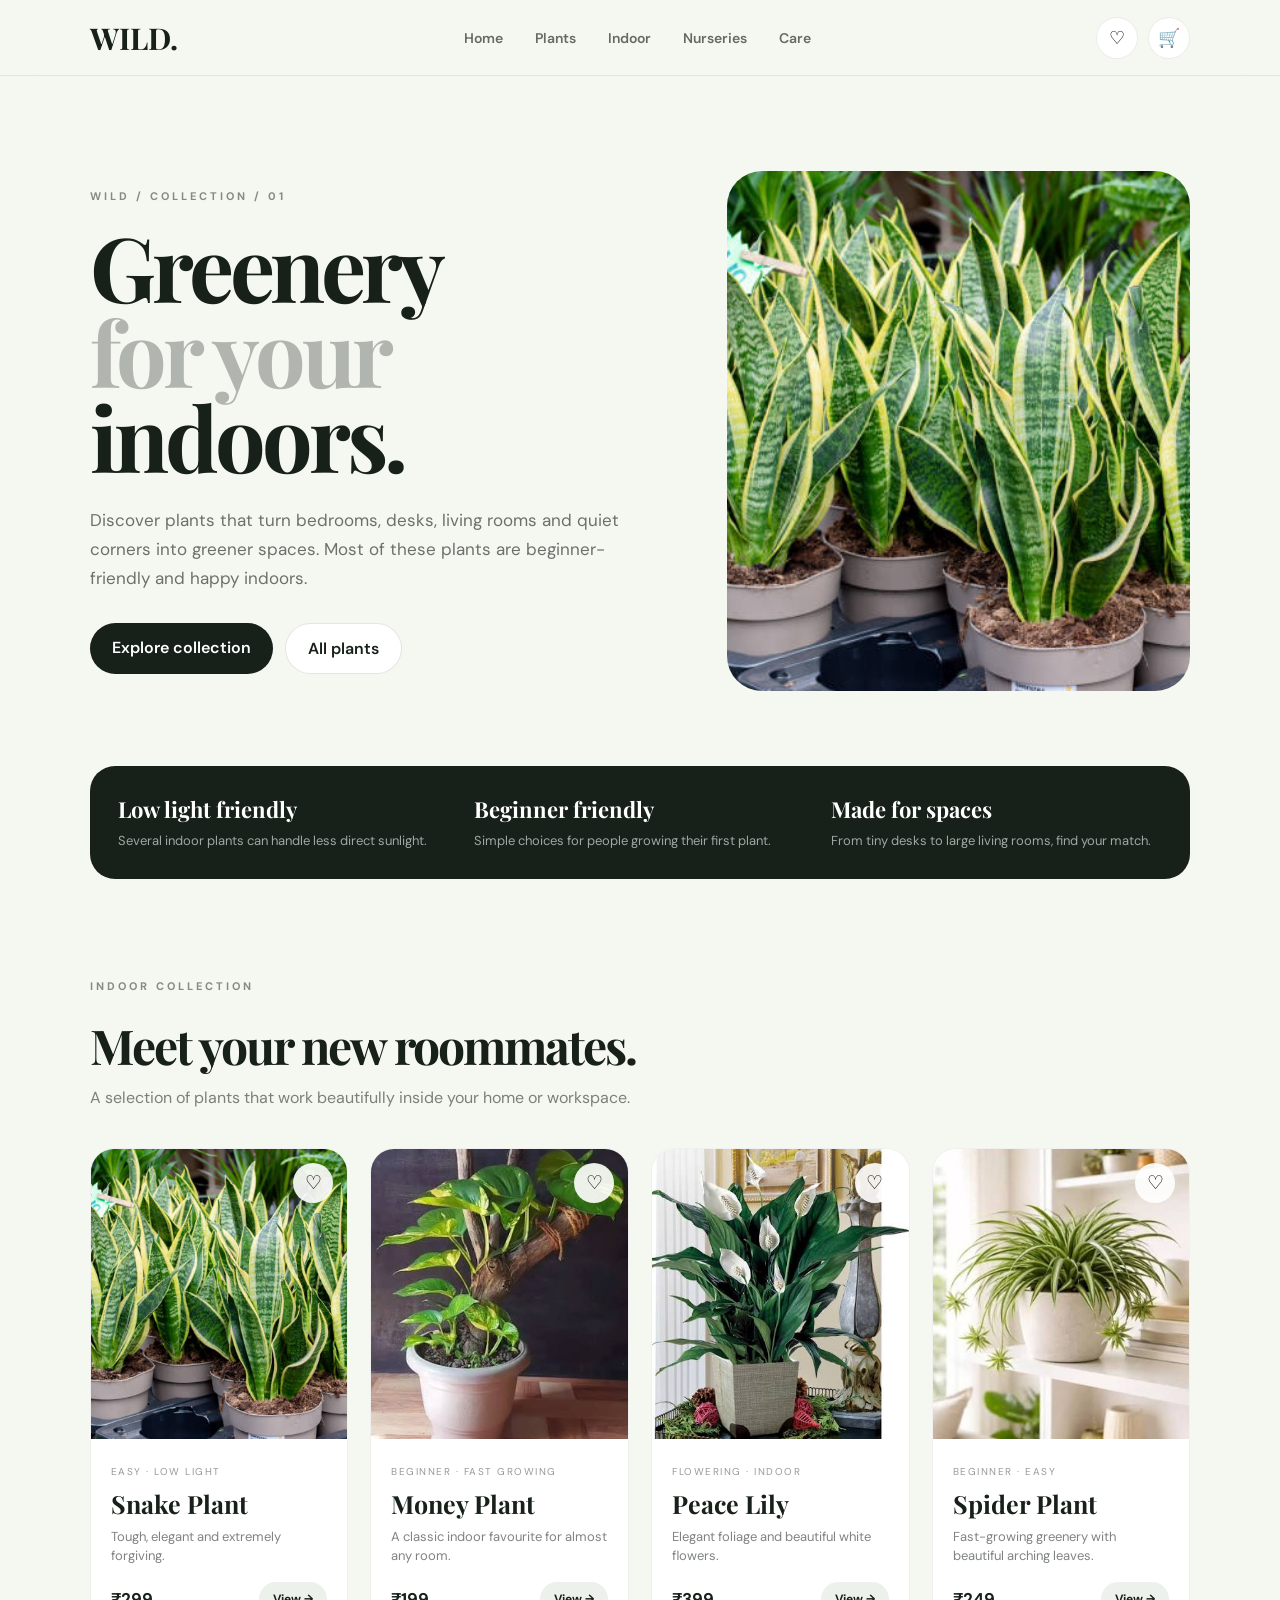
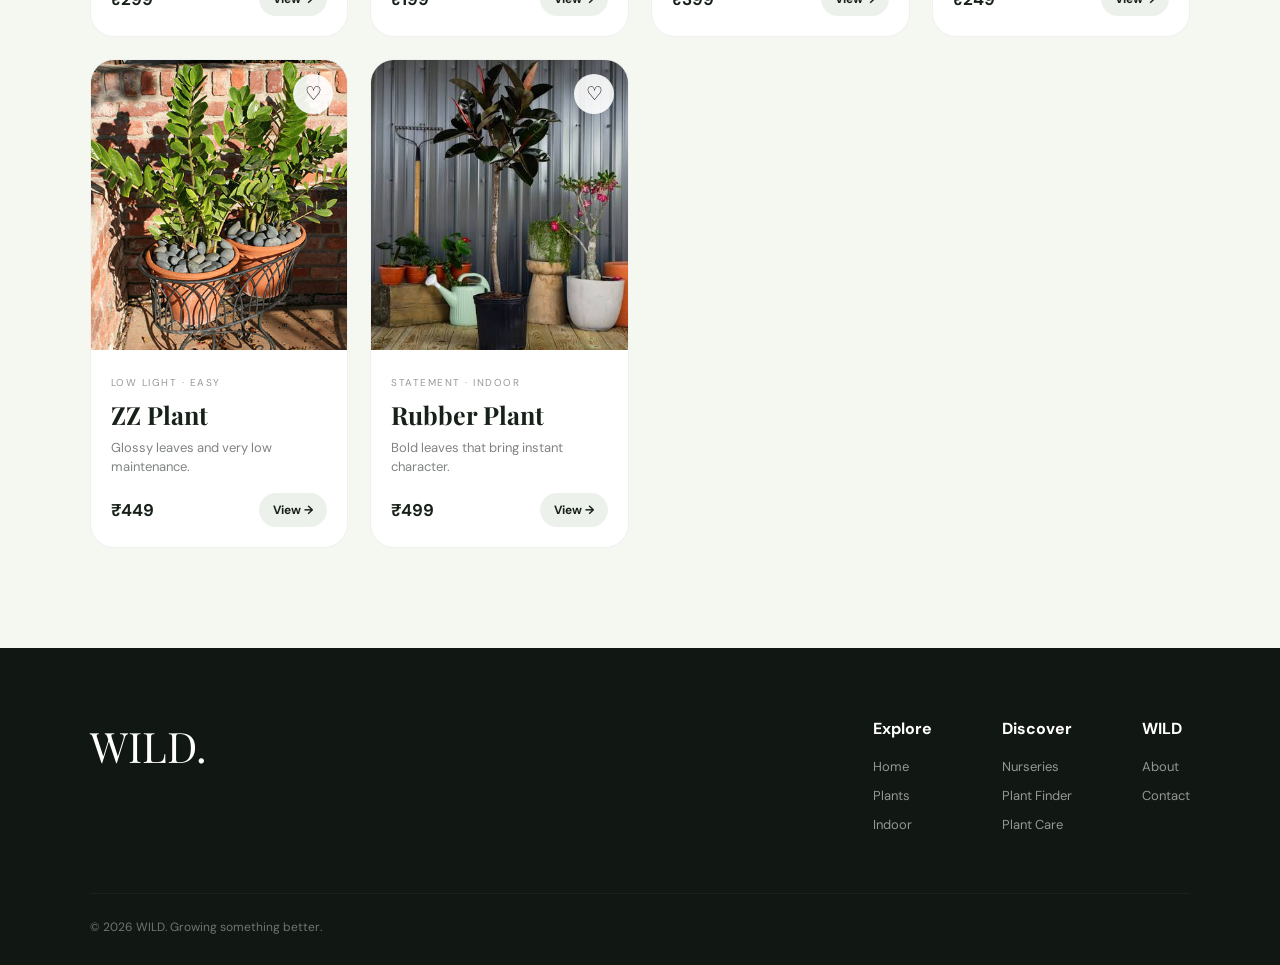
<file: indoor-plants.html>
<!DOCTYPE html>
<html lang="en">
<head>
    <meta charset="UTF-8">
    <meta name="viewport" content="width=device-width, initial-scale=1.0">

    <title>Indoor Plants — WILD</title>

    <link rel="preconnect" href="https://fonts.googleapis.com">
    <link rel="preconnect" href="https://fonts.gstatic.com" crossorigin>

    <link href="https://fonts.googleapis.com/css2?family=DM+Sans:wght@400;500;600;700&family=Playfair+Display:wght@500;600;700&display=swap" rel="stylesheet">

    <style>

        * {
            margin: 0;
            padding: 0;
            box-sizing: border-box;
        }

        html {
            scroll-behavior: smooth;
        }

        body {
            font-family: "DM Sans", sans-serif;
            background: #f5f7f1;
            color: #172019;
        }

        a {
            text-decoration: none;
            color: inherit;
        }

        /* NAVBAR */

        nav {
            height: 76px;
            padding: 0 7%;

            display: flex;
            align-items: center;
            justify-content: space-between;

            position: sticky;
            top: 0;
            z-index: 1000;

            background: rgba(245,247,241,.9);
            backdrop-filter: blur(18px);

            border-bottom: 1px solid rgba(0,0,0,.07);
        }

        .logo {
            font-family: "Playfair Display", serif;
            font-size: 30px;
            font-weight: 700;
        }

        .nav-links {
            display: flex;
            gap: 32px;
        }

        .nav-links a {
            font-size: 14px;
            font-weight: 600;
            opacity: .65;
        }

        .nav-links a:hover {
            opacity: 1;
        }

        .nav-actions {
            display: flex;
            gap: 10px;
        }

        .nav-btn {
            width: 42px;
            height: 42px;

            border-radius: 50%;
            border: 1px solid rgba(0,0,0,.08);

            background: white;

            font-size: 18px;

            cursor: pointer;
        }

        /* HERO */

        .hero {
            padding: 95px 7% 75px;

            display: grid;
            grid-template-columns: 1.1fr .9fr;

            gap: 70px;
            align-items: center;
        }

        .eyebrow {
            text-transform: uppercase;
            letter-spacing: 3px;

            font-size: 11px;
            font-weight: 700;

            opacity: .5;

            margin-bottom: 20px;
        }

        h1 {
            font-family: "Playfair Display", serif;

            font-size: clamp(55px,7vw,90px);

            line-height: .95;

            letter-spacing: -4px;

            margin-bottom: 28px;
        }

        h1 span {
            opacity: .3;
        }

        .hero p {
            max-width: 550px;

            font-size: 17px;

            line-height: 1.7;

            opacity: .62;

            margin-bottom: 30px;
        }

        .hero-buttons {
            display: flex;
            gap: 12px;
        }

        .btn {
            padding: 14px 22px;

            border-radius: 100px;

            font-weight: 600;
        }

        .primary {
            background: #172019;
            color: white;
        }

        .secondary {
            background: white;
            border: 1px solid rgba(0,0,0,.1);
        }

        .hero-image {
            height: 520px;

            border-radius: 35px;

            overflow: hidden;

            background: #dce4d8;
        }

        .hero-image img {
            width: 100%;
            height: 100%;

            object-fit: cover;
        }

        /* INFO STRIP */

        .info-strip {
            margin: 0 7% 80px;

            padding: 28px;

            background: #172019;

            color: white;

            border-radius: 25px;

            display: grid;
            grid-template-columns: repeat(3,1fr);

            gap: 25px;
        }

        .info h3 {
            font-family: "Playfair Display", serif;

            font-size: 22px;

            margin-bottom: 7px;
        }

        .info p {
            font-size: 13px;

            line-height: 1.5;

            opacity: .6;
        }

        /* PLANTS */

        .section {
            padding: 20px 7% 100px;
        }

        .section-heading {
            margin-bottom: 40px;
        }

        .section-heading h2 {
            font-family: "Playfair Display", serif;

            font-size: 48px;

            letter-spacing: -2px;

            margin-bottom: 10px;
        }

        .section-heading p {
            opacity: .55;
        }

        .grid {
            display: grid;

            grid-template-columns: repeat(4,1fr);

            gap: 22px;
        }

        .card {
            background: white;

            border-radius: 24px;

            overflow: hidden;

            border: 1px solid rgba(0,0,0,.06);

            transition: .3s;
        }

        .card:hover {
            transform: translateY(-7px);

            box-shadow: 0 20px 45px rgba(0,0,0,.09);
        }

        .photo {
            height: 290px;

            position: relative;

            overflow: hidden;

            background: #e5ebe1;
        }

        .photo img {
            width: 100%;
            height: 100%;

            object-fit: cover;

            transition: .5s;
        }

        .card:hover img {
            transform: scale(1.06);
        }

        .heart {
            position: absolute;

            top: 14px;
            right: 14px;

            width: 40px;
            height: 40px;

            border-radius: 50%;

            border: none;

            background: rgba(255,255,255,.9);

            font-size: 19px;

            cursor: pointer;
        }

        .content {
            padding: 20px;
        }

        .tag {
            font-size: 10px;

            text-transform: uppercase;

            letter-spacing: 1.5px;

            opacity: .45;
        }

        .content h3 {
            font-family: "Playfair Display", serif;

            font-size: 25px;

            margin: 7px 0;
        }

        .content p {
            font-size: 13px;

            opacity: .55;

            line-height: 1.5;

            margin-bottom: 16px;
        }

        .bottom {
            display: flex;

            align-items: center;
            justify-content: space-between;
        }

        .price {
            font-weight: 700;
            font-size: 17px;
        }

        .view {
            background: #edf1eb;

            padding: 9px 14px;

            border-radius: 100px;

            font-size: 12px;

            font-weight: 700;
        }

        /* FOOTER */

        footer {
            background: #111712;

            color: white;

            padding: 70px 7% 30px;
        }

        .footer-top {
            display: flex;

            justify-content: space-between;

            margin-bottom: 60px;
        }

        .footer-logo {
            font-family: "Playfair Display", serif;

            font-size: 42px;
        }

        .footer-links {
            display: flex;

            gap: 70px;
        }

        .footer-column {
            display: flex;

            flex-direction: column;

            gap: 12px;
        }

        .footer-column strong {
            margin-bottom: 7px;
        }

        .footer-column a {
            opacity: .55;

            font-size: 13px;
        }

        .copyright {
            border-top: 1px solid rgba(255,255,255,.1);

            padding-top: 25px;

            font-size: 12px;

            opacity: .4;
        }

        /* RESPONSIVE */

        @media(max-width:1000px) {

            .hero {
                grid-template-columns: 1fr;
            }

            .grid {
                grid-template-columns: repeat(2,1fr);
            }

            .info-strip {
                grid-template-columns: 1fr;
            }

        }

        @media(max-width:700px) {

            .nav-links {
                display: none;
            }

            .hero,
            .section {
                padding-left: 5%;
                padding-right: 5%;
            }

            .hero h1 {
                font-size: 55px;
            }

            .grid {
                grid-template-columns: 1fr;
            }

            .footer-top {
                display: block;
            }

            .footer-links {
                margin-top: 40px;
                flex-wrap: wrap;
                gap: 35px;
            }

        }

    </style>
</head>

<body>

<nav>

    <a href="index.html" class="logo">WILD.</a>

    <div class="nav-links">

        <a href="index.html">Home</a>
        <a href="plants.html">Plants</a>
        <a href="indoor-plants.html">Indoor</a>
        <a href="#">Nurseries</a>
        <a href="#">Care</a>

    </div>

    <div class="nav-actions">

        <button class="nav-btn">♡</button>
        <button class="nav-btn">🛒</button>

    </div>

</nav>


<section class="hero">

    <div>

        <div class="eyebrow">
            WILD / COLLECTION / 01
        </div>

        <h1>
            Greenery<br>
            <span>for your</span><br>
            indoors.
        </h1>

        <p>
            Discover plants that turn bedrooms, desks,
            living rooms and quiet corners into greener
            spaces. Most of these plants are beginner-friendly
            and happy indoors.
        </p>

        <div class="hero-buttons">

            <a href="#collection" class="btn primary">
                Explore collection
            </a>

            <a href="plants.html" class="btn secondary">
                All plants
            </a>

        </div>

    </div>


    <div class="hero-image">

        <img src="images/snake-plant.jpg"
             alt="Indoor Snake Plant">

    </div>

</section>


<section class="info-strip">

    <div class="info">

        <h3>Low light friendly</h3>

        <p>
            Several indoor plants can handle
            less direct sunlight.
        </p>

    </div>

    <div class="info">

        <h3>Beginner friendly</h3>

        <p>
            Simple choices for people
            growing their first plant.
        </p>

    </div>

    <div class="info">

        <h3>Made for spaces</h3>

        <p>
            From tiny desks to large living
            rooms, find your match.
        </p>

    </div>

</section>


<section class="section" id="collection">

    <div class="section-heading">

        <div class="eyebrow">
            INDOOR COLLECTION
        </div>

        <h2>Meet your new roommates.</h2>

        <p>
            A selection of plants that work beautifully
            inside your home or workspace.
        </p>

    </div>


    <div class="grid">


        <article class="card">

            <div class="photo">

                <img src="images/snake-plant.jpg"
                     alt="Snake Plant">

                <button class="heart">♡</button>

            </div>

            <div class="content">

                <span class="tag">
                    Easy · Low light
                </span>

                <h3>Snake Plant</h3>

                <p>
                    Tough, elegant and extremely
                    forgiving.
                </p>

                <div class="bottom">

                    <span class="price">₹299</span>

                    <a href="#" class="view">
                        View →
                    </a>

                </div>

            </div>

        </article>


        <article class="card">

            <div class="photo">

                <img src="images/money-plant.jpg"
                     alt="Money Plant">

                <button class="heart">♡</button>

            </div>

            <div class="content">

                <span class="tag">
                    Beginner · Fast growing
                </span>

                <h3>Money Plant</h3>

                <p>
                    A classic indoor favourite
                    for almost any room.
                </p>

                <div class="bottom">

                    <span class="price">₹199</span>

                    <a href="#" class="view">
                        View →
                    </a>

                </div>

            </div>

        </article>


        <article class="card">

            <div class="photo">

                <img src="images/peace-lily.jpg"
                     alt="Peace Lily">

                <button class="heart">♡</button>

            </div>

            <div class="content">

                <span class="tag">
                    Flowering · Indoor
                </span>

                <h3>Peace Lily</h3>

                <p>
                    Elegant foliage and beautiful
                    white flowers.
                </p>

                <div class="bottom">

                    <span class="price">₹399</span>

                    <a href="#" class="view">
                        View →
                    </a>

                </div>

            </div>

        </article>


        <article class="card">

            <div class="photo">

                <img src="images/spider-plant.jpg"
                     alt="Spider Plant">

                <button class="heart">♡</button>

            </div>

            <div class="content">

                <span class="tag">
                    Beginner · Easy
                </span>

                <h3>Spider Plant</h3>

                <p>
                    Fast-growing greenery with
                    beautiful arching leaves.
                </p>

                <div class="bottom">

                    <span class="price">₹249</span>

                    <a href="#" class="view">
                        View →
                    </a>

                </div>

            </div>

        </article>


        <article class="card">

            <div class="photo">

                <img src="images/zz-plant.jpg"
                     alt="ZZ Plant">

                <button class="heart">♡</button>

            </div>

            <div class="content">

                <span class="tag">
                    Low light · Easy
                </span>

                <h3>ZZ Plant</h3>

                <p>
                    Glossy leaves and very
                    low maintenance.
                </p>

                <div class="bottom">

                    <span class="price">₹449</span>

                    <a href="#" class="view">
                        View →
                    </a>

                </div>

            </div>

        </article>


        <article class="card">

            <div class="photo">

                <img src="images/rubber-plant.jpg"
                     alt="Rubber Plant">

                <button class="heart">♡</button>

            </div>

            <div class="content">

                <span class="tag">
                    Statement · Indoor
                </span>

                <h3>Rubber Plant</h3>

                <p>
                    Bold leaves that bring
                    instant character.
                </p>

                <div class="bottom">

                    <span class="price">₹499</span>

                    <a href="#" class="view">
                        View →
                    </a>

                </div>

            </div>

        </article>


    </div>

</section>


<footer>

    <div class="footer-top">

        <div class="footer-logo">
            WILD.
        </div>

        <div class="footer-links">

            <div class="footer-column">

                <strong>Explore</strong>

                <a href="index.html">Home</a>
                <a href="plants.html">Plants</a>
                <a href="indoor-plants.html">Indoor</a>

            </div>

            <div class="footer-column">

                <strong>Discover</strong>

                <a href="#">Nurseries</a>
                <a href="#">Plant Finder</a>
                <a href="#">Plant Care</a>

            </div>

            <div class="footer-column">

                <strong>WILD</strong>

                <a href="#">About</a>
                <a href="#">Contact</a>

            </div>

        </div>

    </div>

    <div class="copyright">
        © 2026 WILD. Growing something better.
    </div>

</footer>


<script>

    const hearts = document.querySelectorAll(".heart");

    hearts.forEach(heart => {

        heart.addEventListener("click", () => {

            heart.textContent =
                heart.textContent === "♡" ? "♥" : "♡";

        });

    });

</script>

</body>
</html>
</file>
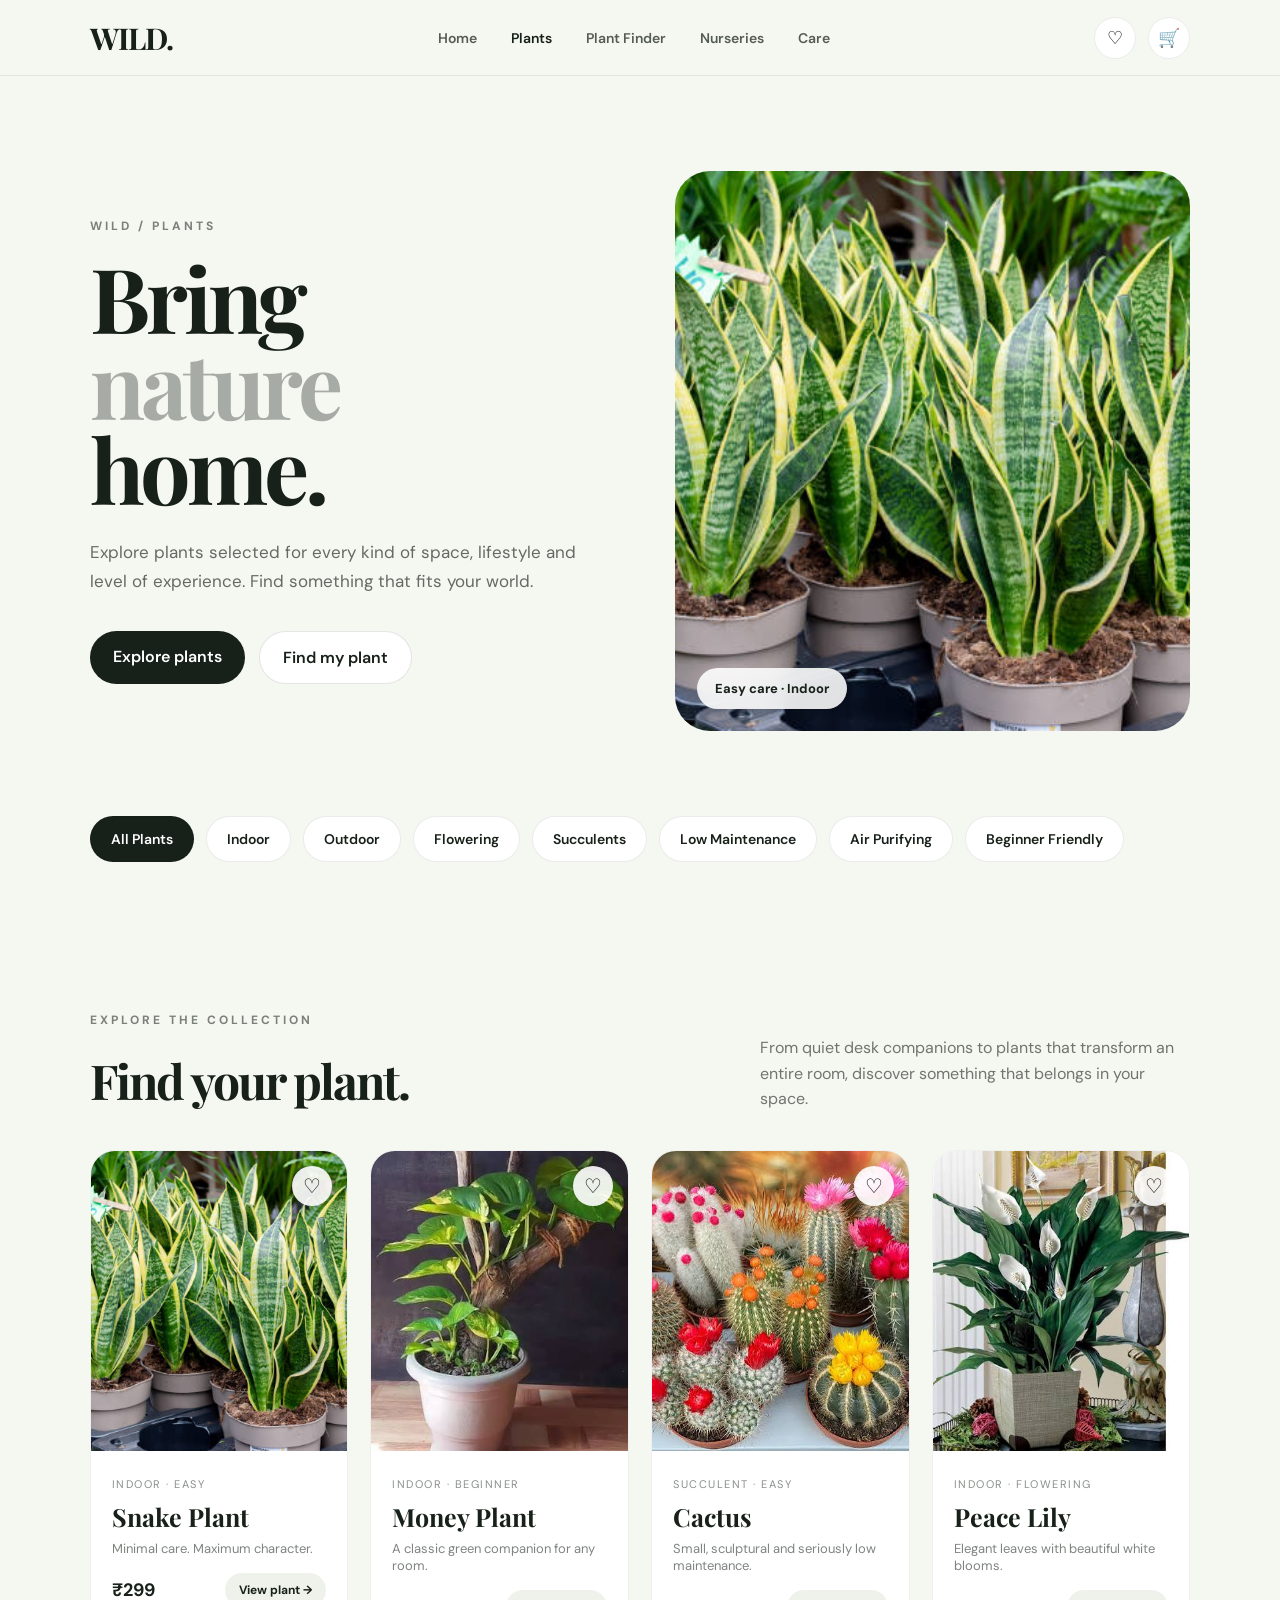
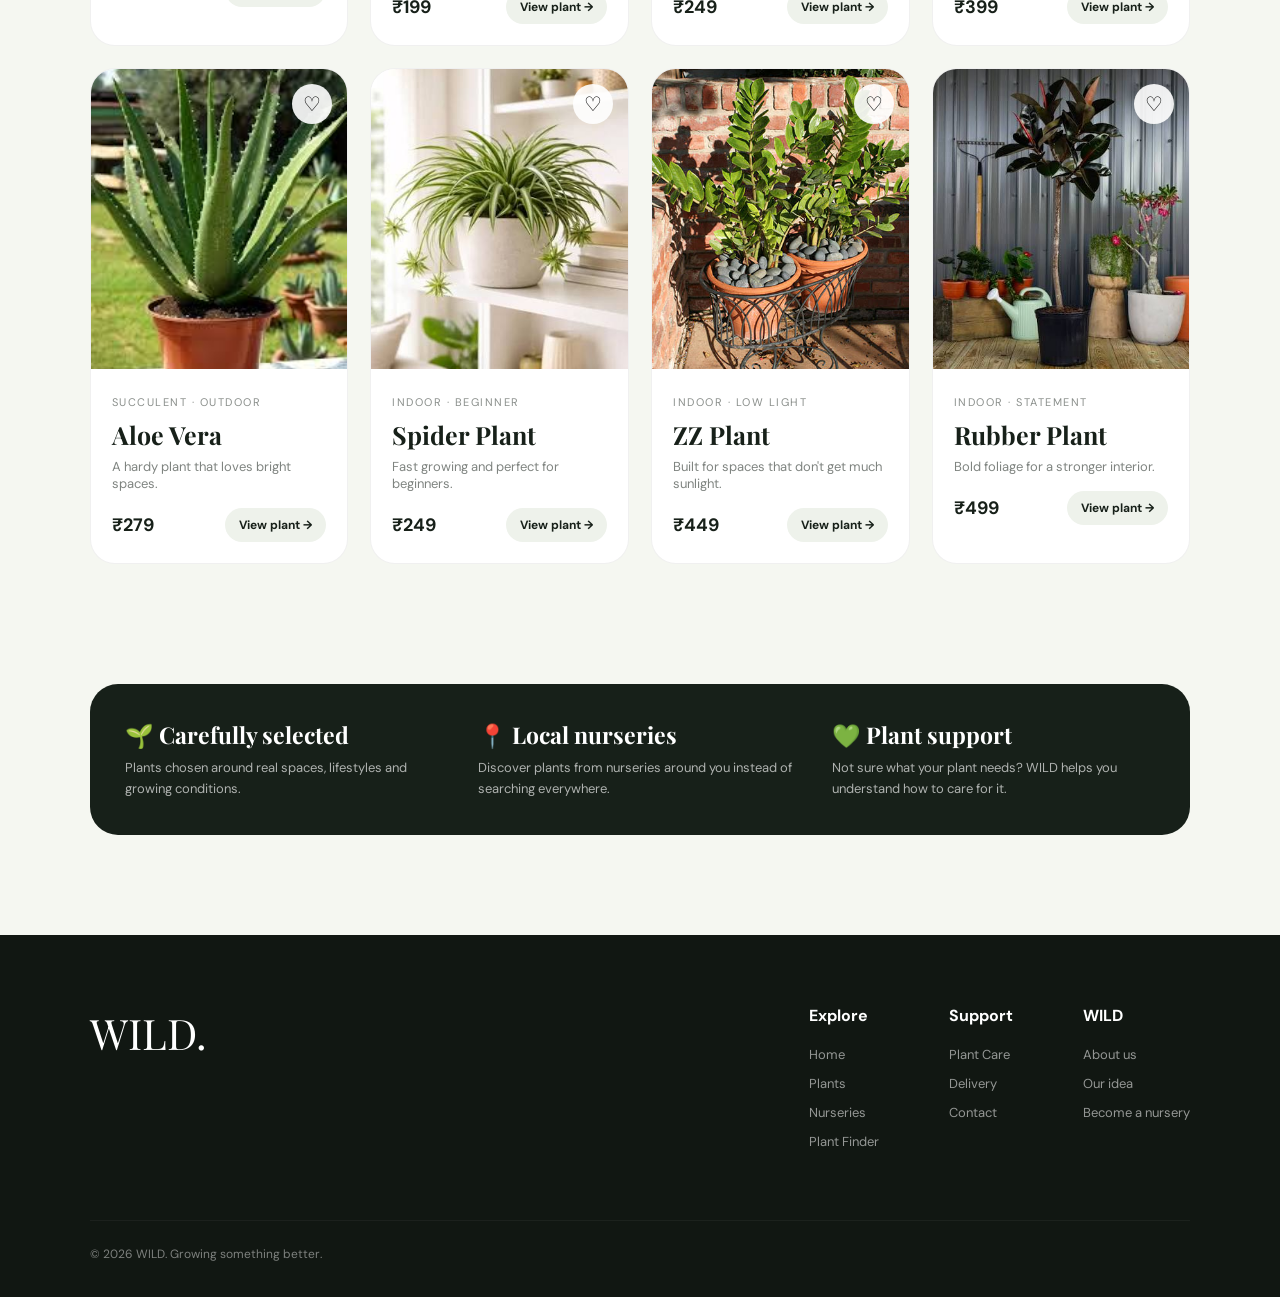
<file: plant.html>
<!DOCTYPE html>
<html lang="en">
<head>
    <meta charset="UTF-8">
    <meta name="viewport" content="width=device-width, initial-scale=1.0">

    <title>Plants — WILD</title>

    <link rel="preconnect" href="https://fonts.googleapis.com">
    <link rel="preconnect" href="https://fonts.gstatic.com" crossorigin>

    <link href="https://fonts.googleapis.com/css2?family=DM+Sans:wght@400;500;600;700&family=Playfair+Display:wght@500;600;700&display=swap" rel="stylesheet">

    <style>

        * {
            margin: 0;
            padding: 0;
            box-sizing: border-box;
        }

        html {
            scroll-behavior: smooth;
        }

        body {
            font-family: "DM Sans", sans-serif;
            background: #f5f7f1;
            color: #172019;
        }

        a {
            text-decoration: none;
            color: inherit;
        }

        /* ================= NAVBAR ================= */

        nav {
            position: sticky;
            top: 0;
            z-index: 1000;

            height: 76px;

            display: flex;
            align-items: center;
            justify-content: space-between;

            padding: 0 7%;

            background: rgba(245, 247, 241, 0.88);
            backdrop-filter: blur(18px);

            border-bottom: 1px solid rgba(23, 32, 25, 0.08);
        }

        .logo {
            font-family: "Playfair Display", serif;
            font-size: 30px;
            font-weight: 700;
            letter-spacing: -1px;
        }

        .nav-links {
            display: flex;
            gap: 34px;
            align-items: center;
        }

        .nav-links a {
            font-size: 14px;
            font-weight: 600;
            opacity: 0.72;
            transition: 0.25s;
        }

        .nav-links a:hover,
        .nav-links .active {
            opacity: 1;
        }

        .nav-actions {
            display: flex;
            gap: 12px;
        }

        .nav-btn {
            width: 42px;
            height: 42px;

            border-radius: 50%;

            display: flex;
            align-items: center;
            justify-content: center;

            background: white;

            border: 1px solid rgba(0,0,0,0.08);

            cursor: pointer;

            font-size: 18px;
        }

        /* ================= HERO ================= */

        .hero {
            padding: 95px 7% 70px;

            display: grid;
            grid-template-columns: 1fr 1fr;

            gap: 70px;

            align-items: center;
        }

        .hero-small {
            text-transform: uppercase;
            letter-spacing: 3px;

            font-size: 12px;
            font-weight: 700;

            opacity: 0.55;

            margin-bottom: 20px;
        }

        .hero h1 {
            font-family: "Playfair Display", serif;

            font-size: clamp(55px, 7vw, 95px);

            line-height: 0.95;

            letter-spacing: -4px;

            margin-bottom: 28px;
        }

        .hero h1 span {
            opacity: 0.35;
        }

        .hero p {
            max-width: 540px;

            font-size: 17px;
            line-height: 1.7;

            opacity: 0.65;

            margin-bottom: 35px;
        }

        .hero-buttons {
            display: flex;
            gap: 14px;
        }

        .primary-btn {
            padding: 15px 23px;

            border-radius: 100px;

            background: #172019;
            color: white;

            font-weight: 600;

            transition: 0.25s;
        }

        .primary-btn:hover {
            transform: translateY(-3px);
        }

        .secondary-btn {
            padding: 15px 23px;

            border-radius: 100px;

            background: white;

            border: 1px solid rgba(0,0,0,0.1);

            font-weight: 600;
        }

        /* ================= HERO IMAGE ================= */

        .hero-image {
            height: 560px;

            border-radius: 35px;

            overflow: hidden;

            position: relative;

            background: #dce4d8;
        }

        .hero-image img {
            width: 100%;
            height: 100%;

            object-fit: cover;

            transition: transform 0.8s;
        }

        .hero-image:hover img {
            transform: scale(1.04);
        }

        .image-label {
            position: absolute;

            bottom: 22px;
            left: 22px;

            padding: 12px 18px;

            background: rgba(255,255,255,0.88);

            backdrop-filter: blur(10px);

            border-radius: 100px;

            font-size: 13px;

            font-weight: 700;
        }

        /* ================= CATEGORY BAR ================= */

        .categories {
            padding: 15px 7% 80px;

            display: flex;

            gap: 12px;

            overflow-x: auto;
        }

        .category {
            white-space: nowrap;

            padding: 13px 20px;

            border-radius: 100px;

            background: white;

            border: 1px solid rgba(0,0,0,0.08);

            font-size: 14px;

            font-weight: 600;

            cursor: pointer;

            transition: 0.25s;
        }

        .category:hover,
        .category.active {
            background: #172019;
            color: white;
        }

        /* ================= SECTION ================= */

        .section {
            padding: 70px 7% 100px;
        }

        .section-head {
            display: flex;

            justify-content: space-between;
            align-items: end;

            margin-bottom: 38px;
        }

        .section-head h2 {
            font-family: "Playfair Display", serif;

            font-size: 48px;

            letter-spacing: -2px;
        }

        .section-head p {
            max-width: 430px;

            line-height: 1.6;

            opacity: 0.6;
        }

        /* ================= PLANT GRID ================= */

        .plant-grid {
            display: grid;

            grid-template-columns: repeat(4, 1fr);

            gap: 22px;
        }

        .plant-card {
            background: white;

            border-radius: 25px;

            overflow: hidden;

            border: 1px solid rgba(0,0,0,0.06);

            transition: 0.3s;
        }

        .plant-card:hover {
            transform: translateY(-7px);

            box-shadow: 0 20px 50px rgba(23,32,25,0.10);
        }

        .plant-image {
            height: 300px;

            position: relative;

            overflow: hidden;

            background: #e5ebe1;
        }

        .plant-image img {
            width: 100%;
            height: 100%;

            object-fit: cover;

            transition: 0.5s;
        }

        .plant-card:hover img {
            transform: scale(1.06);
        }

        .heart {
            position: absolute;

            top: 15px;
            right: 15px;

            width: 40px;
            height: 40px;

            border-radius: 50%;

            border: none;

            background: rgba(255,255,255,0.9);

            font-size: 20px;

            cursor: pointer;
        }

        .plant-info {
            padding: 21px;
        }

        .plant-info small {
            opacity: 0.5;

            font-size: 11px;

            text-transform: uppercase;

            letter-spacing: 1.5px;
        }

        .plant-info h3 {
            margin: 7px 0;

            font-family: "Playfair Display", serif;

            font-size: 25px;
        }

        .plant-info p {
            font-size: 13px;

            opacity: 0.55;

            margin-bottom: 16px;
        }

        .plant-bottom {
            display: flex;

            justify-content: space-between;

            align-items: center;
        }

        .price {
            font-size: 18px;

            font-weight: 700;
        }

        .view-btn {
            padding: 9px 14px;

            border-radius: 100px;

            background: #eef2eb;

            font-size: 12px;

            font-weight: 700;
        }

        /* ================= FEATURE STRIP ================= */

        .feature-strip {
            margin: 20px 7% 100px;

            padding: 35px;

            border-radius: 28px;

            background: #172019;

            color: white;

            display: grid;

            grid-template-columns: repeat(3, 1fr);

            gap: 30px;
        }

        .feature h3 {
            margin-bottom: 8px;

            font-family: "Playfair Display", serif;

            font-size: 23px;
        }

        .feature p {
            font-size: 13px;

            line-height: 1.6;

            opacity: 0.65;
        }

        /* ================= FOOTER ================= */

        footer {
            padding: 70px 7% 35px;

            background: #111712;

            color: white;
        }

        .footer-top {
            display: flex;

            justify-content: space-between;

            margin-bottom: 70px;
        }

        .footer-logo {
            font-family: "Playfair Display", serif;

            font-size: 42px;
        }

        .footer-links {
            display: flex;

            gap: 70px;
        }

        .footer-column {
            display: flex;

            flex-direction: column;

            gap: 12px;
        }

        .footer-column strong {
            margin-bottom: 8px;
        }

        .footer-column a {
            opacity: 0.55;

            font-size: 13px;
        }

        .footer-bottom {
            border-top: 1px solid rgba(255,255,255,0.1);

            padding-top: 25px;

            font-size: 12px;

            opacity: 0.45;
        }

        /* ================= RESPONSIVE ================= */

        @media (max-width: 1000px) {

            .plant-grid {
                grid-template-columns: repeat(2, 1fr);
            }

            .hero {
                grid-template-columns: 1fr;
            }

            .hero-image {
                height: 450px;
            }

            .feature-strip {
                grid-template-columns: 1fr;
            }
        }

        @media (max-width: 700px) {

            nav {
                padding: 0 5%;
            }

            .nav-links {
                display: none;
            }

            .hero,
            .section {
                padding-left: 5%;
                padding-right: 5%;
            }

            .hero h1 {
                font-size: 55px;
            }

            .plant-grid {
                grid-template-columns: 1fr;
            }

            .section-head {
                display: block;
            }

            .section-head h2 {
                margin-bottom: 15px;
            }

            .footer-top {
                display: block;
            }

            .footer-links {
                margin-top: 40px;

                gap: 30px;

                flex-wrap: wrap;
            }

        }

    </style>
</head>

<body>

<!-- ================= NAVBAR ================= -->

<nav>

    <a href="index.html" class="logo">WILD.</a>

    <div class="nav-links">

        <a href="index.html">Home</a>

        <a href="plant.html" class="active">Plants</a>

        <a href="#">Plant Finder</a>

        <a href="#">Nurseries</a>

        <a href="#">Care</a>

    </div>

    <div class="nav-actions">

        <button class="nav-btn">♡</button>

        <button class="nav-btn">🛒</button>

    </div>

</nav>


<!-- ================= HERO ================= -->

<section class="hero">

    <div>

        <div class="hero-small">
            WILD / PLANTS
        </div>

        <h1>
            Bring<br>
            <span>nature</span><br>
            home.
        </h1>

        <p>
            Explore plants selected for every kind of space,
            lifestyle and level of experience. Find something
            that fits your world.
        </p>

        <div class="hero-buttons">

            <a href="#plants" class="primary-btn">
                Explore plants
            </a>

            <a href="#" class="secondary-btn">
                Find my plant
            </a>

        </div>

    </div>


    <div class="hero-image">

        <img src="images/snake-plant.jpg" alt="Snake Plant">

        <div class="image-label">
            Easy care · Indoor
        </div>

    </div>

</section>


<!-- ================= CATEGORIES ================= -->

<div class="categories">

    <div class="category active">All Plants</div>

    <div class="category">Indoor</div>

    <div class="category">Outdoor</div>

    <div class="category">Flowering</div>

    <div class="category">Succulents</div>

    <div class="category">Low Maintenance</div>

    <div class="category">Air Purifying</div>

    <div class="category">Beginner Friendly</div>

</div>


<!-- ================= PLANTS ================= -->

<section class="section" id="plants">

    <div class="section-head">

        <div>

            <div class="hero-small">
                EXPLORE THE COLLECTION
            </div>

            <h2>Find your plant.</h2>

        </div>

        <p>
            From quiet desk companions to plants that
            transform an entire room, discover something
            that belongs in your space.
        </p>

    </div>


    <div class="plant-grid">


        <!-- Snake -->

        <article class="plant-card">

            <div class="plant-image">

                <img src="images/snake-plant.jpg"
                     alt="Snake Plant">

                <button class="heart">♡</button>

            </div>

            <div class="plant-info">

                <small>Indoor · Easy</small>

                <h3>Snake Plant</h3>

                <p>Minimal care. Maximum character.</p>

                <div class="plant-bottom">

                    <span class="price">₹299</span>

                    <a href="#" class="view-btn">
                        View plant →
                    </a>

                </div>

            </div>

        </article>


        <!-- Money Plant -->

        <article class="plant-card">

            <div class="plant-image">

                <img src="images/money-plant.jpg"
                     alt="Money Plant">

                <button class="heart">♡</button>

            </div>

            <div class="plant-info">

                <small>Indoor · Beginner</small>

                <h3>Money Plant</h3>

                <p>A classic green companion for any room.</p>

                <div class="plant-bottom">

                    <span class="price">₹199</span>

                    <a href="#" class="view-btn">
                        View plant →
                    </a>

                </div>

            </div>

        </article>


        <!-- Cactus -->

        <article class="plant-card">

            <div class="plant-image">

                <img src="images/cactus.jpg"
                     alt="Cactus">

                <button class="heart">♡</button>

            </div>

            <div class="plant-info">

                <small>Succulent · Easy</small>

                <h3>Cactus</h3>

                <p>Small, sculptural and seriously low maintenance.</p>

                <div class="plant-bottom">

                    <span class="price">₹249</span>

                    <a href="#" class="view-btn">
                        View plant →
                    </a>

                </div>

            </div>

        </article>


        <!-- Peace Lily -->

        <article class="plant-card">

            <div class="plant-image">

                <img src="images/peace-lily.jpg"
                     alt="Peace Lily">

                <button class="heart">♡</button>

            </div>

            <div class="plant-info">

                <small>Indoor · Flowering</small>

                <h3>Peace Lily</h3>

                <p>Elegant leaves with beautiful white blooms.</p>

                <div class="plant-bottom">

                    <span class="price">₹399</span>

                    <a href="#" class="view-btn">
                        View plant →
                    </a>

                </div>

            </div>

        </article>


        <!-- Aloe -->

        <article class="plant-card">

            <div class="plant-image">

                <img src="images/aloe-vera.jpg"
                     alt="Aloe Vera">

                <button class="heart">♡</button>

            </div>

            <div class="plant-info">

                <small>Succulent · Outdoor</small>

                <h3>Aloe Vera</h3>

                <p>A hardy plant that loves bright spaces.</p>

                <div class="plant-bottom">

                    <span class="price">₹279</span>

                    <a href="#" class="view-btn">
                        View plant →
                    </a>

                </div>

            </div>

        </article>


        <!-- Spider -->

        <article class="plant-card">

            <div class="plant-image">

                <img src="images/spider-plant.jpg"
                     alt="Spider Plant">

                <button class="heart">♡</button>

            </div>

            <div class="plant-info">

                <small>Indoor · Beginner</small>

                <h3>Spider Plant</h3>

                <p>Fast growing and perfect for beginners.</p>

                <div class="plant-bottom">

                    <span class="price">₹249</span>

                    <a href="#" class="view-btn">
                        View plant →
                    </a>

                </div>

            </div>

        </article>


        <!-- ZZ -->

        <article class="plant-card">

            <div class="plant-image">

                <img src="images/zz-plant.jpg"
                     alt="ZZ Plant">

                <button class="heart">♡</button>

            </div>

            <div class="plant-info">

                <small>Indoor · Low light</small>

                <h3>ZZ Plant</h3>

                <p>Built for spaces that don't get much sunlight.</p>

                <div class="plant-bottom">

                    <span class="price">₹449</span>

                    <a href="#" class="view-btn">
                        View plant →
                    </a>

                </div>

            </div>

        </article>


        <!-- Rubber -->

        <article class="plant-card">

            <div class="plant-image">

                <img src="images/rubber-plant.jpg"
                     alt="Rubber Plant">

                <button class="heart">♡</button>

            </div>

            <div class="plant-info">

                <small>Indoor · Statement</small>

                <h3>Rubber Plant</h3>

                <p>Bold foliage for a stronger interior.</p>

                <div class="plant-bottom">

                    <span class="price">₹499</span>

                    <a href="#" class="view-btn">
                        View plant →
                    </a>

                </div>

            </div>

        </article>

    </div>

</section>


<!-- ================= FEATURES ================= -->

<section class="feature-strip">

    <div class="feature">

        <h3>🌱 Carefully selected</h3>

        <p>
            Plants chosen around real spaces,
            lifestyles and growing conditions.
        </p>

    </div>

    <div class="feature">

        <h3>📍 Local nurseries</h3>

        <p>
            Discover plants from nurseries
            around you instead of searching everywhere.
        </p>

    </div>

    <div class="feature">

        <h3>💚 Plant support</h3>

        <p>
            Not sure what your plant needs?
            WILD helps you understand how to care for it.
        </p>

    </div>

</section>


<!-- ================= FOOTER ================= -->

<footer>

    <div class="footer-top">

        <div class="footer-logo">
            WILD.
        </div>

        <div class="footer-links">

            <div class="footer-column">

                <strong>Explore</strong>

                <a href="index.html">Home</a>

                <a href="plant.html">Plants</a>

                <a href="#">Nurseries</a>

                <a href="#">Plant Finder</a>

            </div>


            <div class="footer-column">

                <strong>Support</strong>

                <a href="#">Plant Care</a>

                <a href="#">Delivery</a>

                <a href="#">Contact</a>

            </div>


            <div class="footer-column">

                <strong>WILD</strong>

                <a href="#">About us</a>

                <a href="#">Our idea</a>

                <a href="#">Become a nursery</a>

            </div>

        </div>

    </div>


    <div class="footer-bottom">

        © 2026 WILD. Growing something better.

    </div>

</footer>


<!-- ================= JAVASCRIPT ================= -->

<script>

    // Heart buttons

    const hearts = document.querySelectorAll(".heart");

    hearts.forEach(heart => {

        heart.addEventListener("click", () => {

            if (heart.textContent === "♡") {

                heart.textContent = "♥";

            } else {

                heart.textContent = "♡";

            }

        });

    });


    // Category interaction

    const categories =
        document.querySelectorAll(".category");

    categories.forEach(category => {

        category.addEventListener("click", () => {

            categories.forEach(item =>
                item.classList.remove("active")
            );

            category.classList.add("active");

        });

    });

</script>

</body>
</html>
</file>
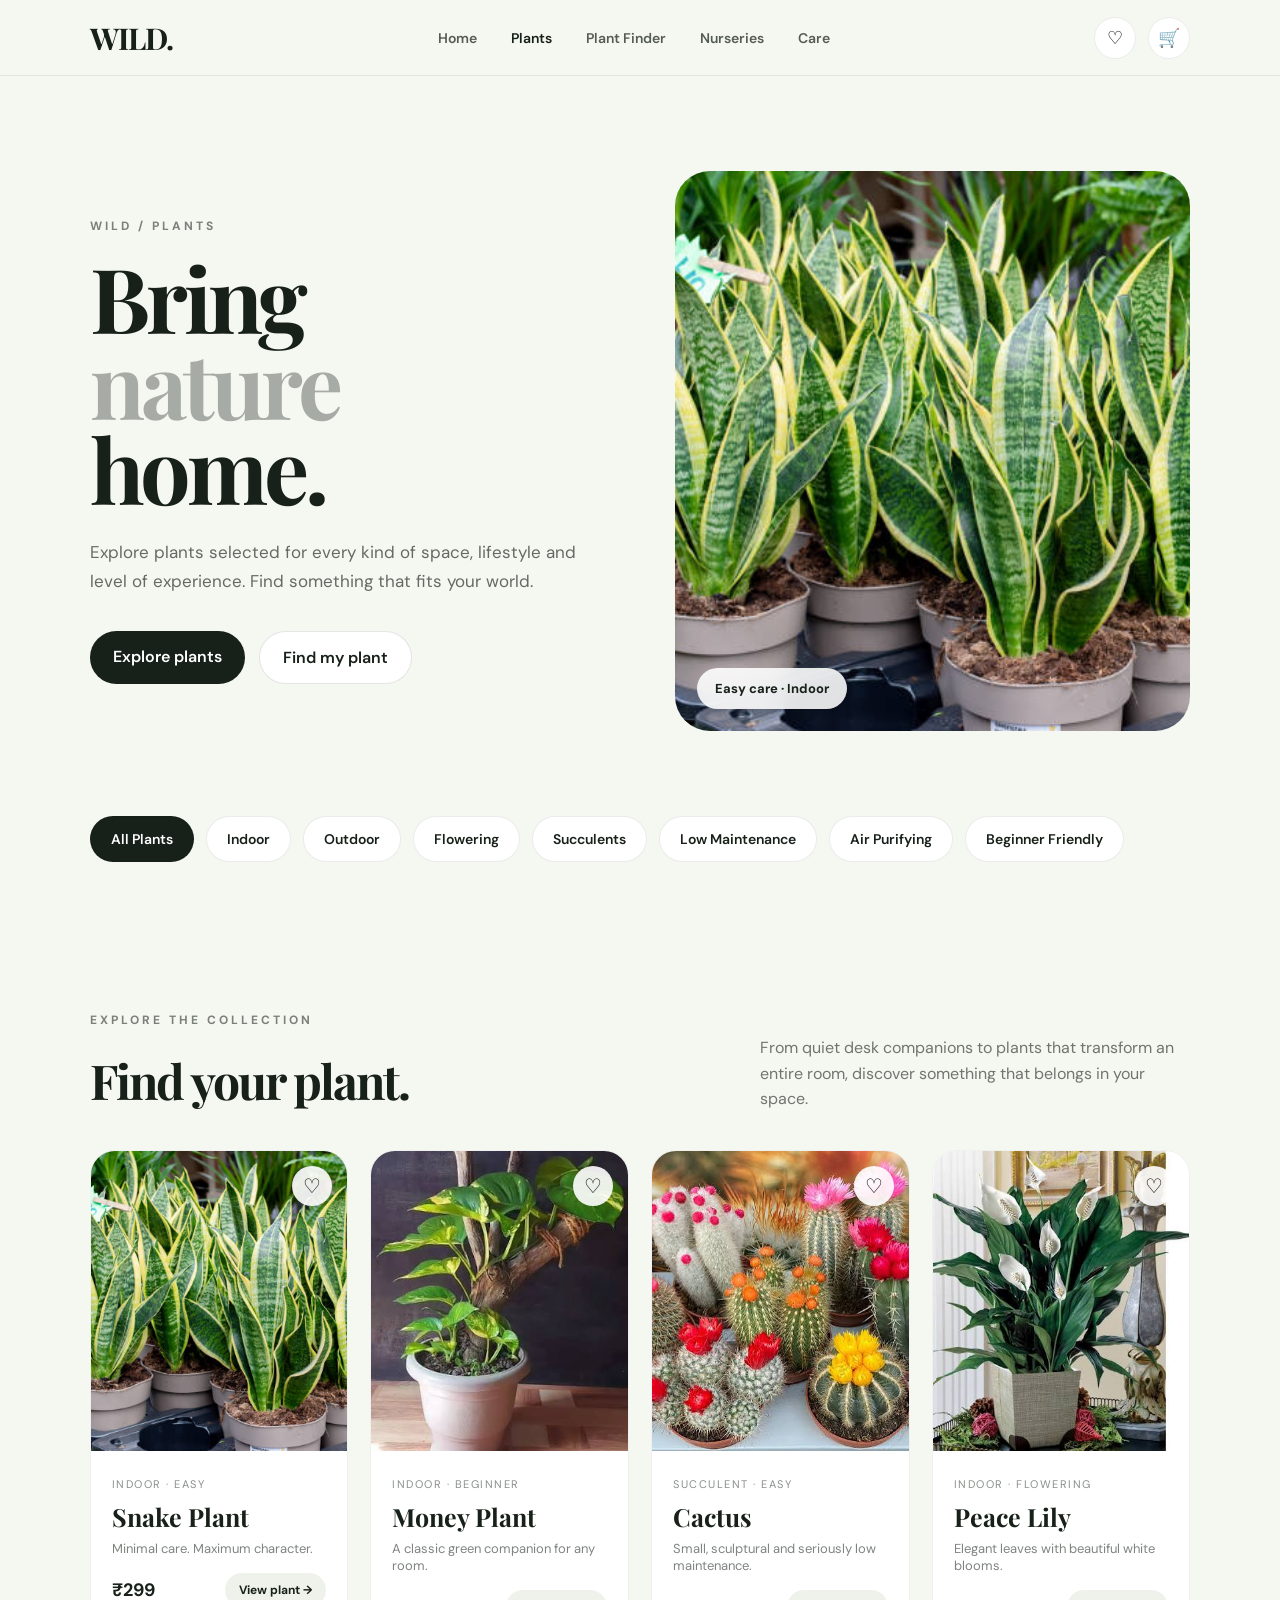
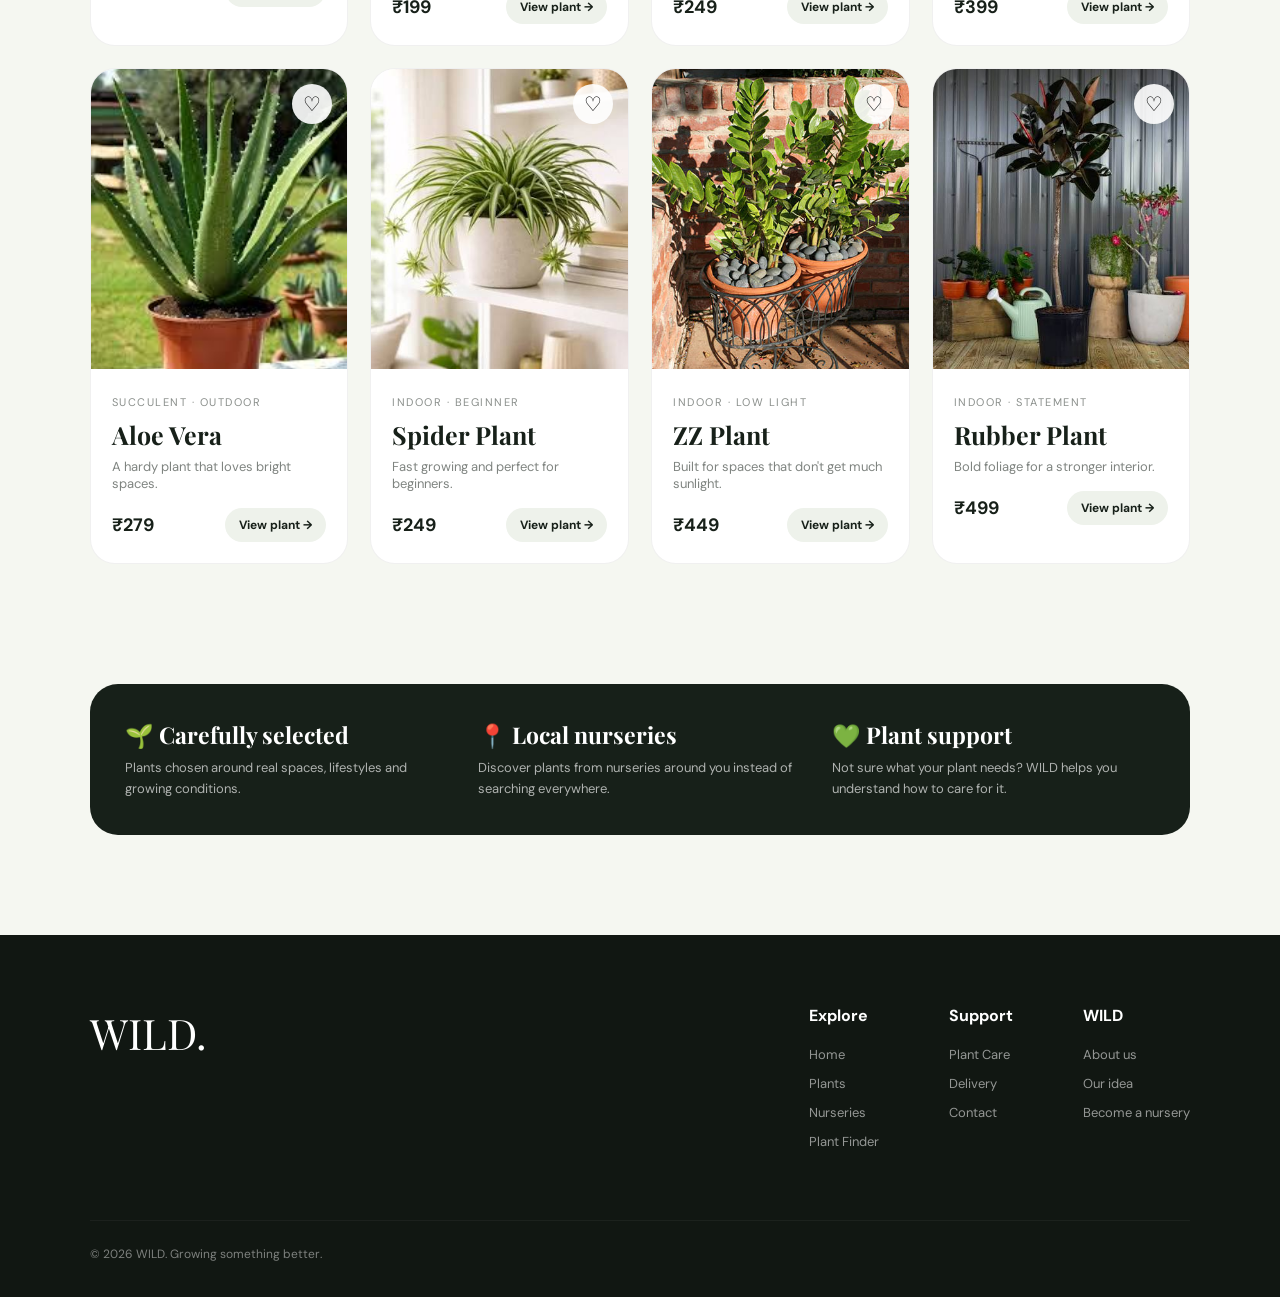
<file: plants.html>
<!DOCTYPE html>
<html lang="en">
<head>
    <meta charset="UTF-8">
    <meta name="viewport" content="width=device-width, initial-scale=1.0">

    <title>Plants — WILD</title>

    <link rel="preconnect" href="https://fonts.googleapis.com">
    <link rel="preconnect" href="https://fonts.gstatic.com" crossorigin>

    <link href="https://fonts.googleapis.com/css2?family=DM+Sans:wght@400;500;600;700&family=Playfair+Display:wght@500;600;700&display=swap" rel="stylesheet">

    <style>

        * {
            margin: 0;
            padding: 0;
            box-sizing: border-box;
        }

        html {
            scroll-behavior: smooth;
        }

        body {
            font-family: "DM Sans", sans-serif;
            background: #f5f7f1;
            color: #172019;
        }

        a {
            text-decoration: none;
            color: inherit;
        }

        /* ================= NAVBAR ================= */

        nav {
            position: sticky;
            top: 0;
            z-index: 1000;

            height: 76px;

            display: flex;
            align-items: center;
            justify-content: space-between;

            padding: 0 7%;

            background: rgba(245, 247, 241, 0.88);
            backdrop-filter: blur(18px);

            border-bottom: 1px solid rgba(23, 32, 25, 0.08);
        }

        .logo {
            font-family: "Playfair Display", serif;
            font-size: 30px;
            font-weight: 700;
            letter-spacing: -1px;
        }

        .nav-links {
            display: flex;
            gap: 34px;
            align-items: center;
        }

        .nav-links a {
            font-size: 14px;
            font-weight: 600;
            opacity: 0.72;
            transition: 0.25s;
        }

        .nav-links a:hover,
        .nav-links .active {
            opacity: 1;
        }

        .nav-actions {
            display: flex;
            gap: 12px;
        }

        .nav-btn {
            width: 42px;
            height: 42px;

            border-radius: 50%;

            display: flex;
            align-items: center;
            justify-content: center;

            background: white;

            border: 1px solid rgba(0,0,0,0.08);

            cursor: pointer;

            font-size: 18px;
        }

        /* ================= HERO ================= */

        .hero {
            padding: 95px 7% 70px;

            display: grid;
            grid-template-columns: 1fr 1fr;

            gap: 70px;

            align-items: center;
        }

        .hero-small {
            text-transform: uppercase;
            letter-spacing: 3px;

            font-size: 12px;
            font-weight: 700;

            opacity: 0.55;

            margin-bottom: 20px;
        }

        .hero h1 {
            font-family: "Playfair Display", serif;

            font-size: clamp(55px, 7vw, 95px);

            line-height: 0.95;

            letter-spacing: -4px;

            margin-bottom: 28px;
        }

        .hero h1 span {
            opacity: 0.35;
        }

        .hero p {
            max-width: 540px;

            font-size: 17px;
            line-height: 1.7;

            opacity: 0.65;

            margin-bottom: 35px;
        }

        .hero-buttons {
            display: flex;
            gap: 14px;
        }

        .primary-btn {
            padding: 15px 23px;

            border-radius: 100px;

            background: #172019;
            color: white;

            font-weight: 600;

            transition: 0.25s;
        }

        .primary-btn:hover {
            transform: translateY(-3px);
        }

        .secondary-btn {
            padding: 15px 23px;

            border-radius: 100px;

            background: white;

            border: 1px solid rgba(0,0,0,0.1);

            font-weight: 600;
        }

        /* ================= HERO IMAGE ================= */

        .hero-image {
            height: 560px;

            border-radius: 35px;

            overflow: hidden;

            position: relative;

            background: #dce4d8;
        }

        .hero-image img {
            width: 100%;
            height: 100%;

            object-fit: cover;

            transition: transform 0.8s;
        }

        .hero-image:hover img {
            transform: scale(1.04);
        }

        .image-label {
            position: absolute;

            bottom: 22px;
            left: 22px;

            padding: 12px 18px;

            background: rgba(255,255,255,0.88);

            backdrop-filter: blur(10px);

            border-radius: 100px;

            font-size: 13px;

            font-weight: 700;
        }

        /* ================= CATEGORY BAR ================= */

        .categories {
            padding: 15px 7% 80px;

            display: flex;

            gap: 12px;

            overflow-x: auto;
        }

        .category {
            white-space: nowrap;

            padding: 13px 20px;

            border-radius: 100px;

            background: white;

            border: 1px solid rgba(0,0,0,0.08);

            font-size: 14px;

            font-weight: 600;

            cursor: pointer;

            transition: 0.25s;
        }

        .category:hover,
        .category.active {
            background: #172019;
            color: white;
        }

        /* ================= SECTION ================= */

        .section {
            padding: 70px 7% 100px;
        }

        .section-head {
            display: flex;

            justify-content: space-between;
            align-items: end;

            margin-bottom: 38px;
        }

        .section-head h2 {
            font-family: "Playfair Display", serif;

            font-size: 48px;

            letter-spacing: -2px;
        }

        .section-head p {
            max-width: 430px;

            line-height: 1.6;

            opacity: 0.6;
        }

        /* ================= PLANT GRID ================= */

        .plant-grid {
            display: grid;

            grid-template-columns: repeat(4, 1fr);

            gap: 22px;
        }

        .plant-card {
            background: white;

            border-radius: 25px;

            overflow: hidden;

            border: 1px solid rgba(0,0,0,0.06);

            transition: 0.3s;
        }

        .plant-card:hover {
            transform: translateY(-7px);

            box-shadow: 0 20px 50px rgba(23,32,25,0.10);
        }

        .plant-image {
            height: 300px;

            position: relative;

            overflow: hidden;

            background: #e5ebe1;
        }

        .plant-image img {
            width: 100%;
            height: 100%;

            object-fit: cover;

            transition: 0.5s;
        }

        .plant-card:hover img {
            transform: scale(1.06);
        }

        .heart {
            position: absolute;

            top: 15px;
            right: 15px;

            width: 40px;
            height: 40px;

            border-radius: 50%;

            border: none;

            background: rgba(255,255,255,0.9);

            font-size: 20px;

            cursor: pointer;
        }

        .plant-info {
            padding: 21px;
        }

        .plant-info small {
            opacity: 0.5;

            font-size: 11px;

            text-transform: uppercase;

            letter-spacing: 1.5px;
        }

        .plant-info h3 {
            margin: 7px 0;

            font-family: "Playfair Display", serif;

            font-size: 25px;
        }

        .plant-info p {
            font-size: 13px;

            opacity: 0.55;

            margin-bottom: 16px;
        }

        .plant-bottom {
            display: flex;

            justify-content: space-between;

            align-items: center;
        }

        .price {
            font-size: 18px;

            font-weight: 700;
        }

        .view-btn {
            padding: 9px 14px;

            border-radius: 100px;

            background: #eef2eb;

            font-size: 12px;

            font-weight: 700;
        }

        /* ================= FEATURE STRIP ================= */

        .feature-strip {
            margin: 20px 7% 100px;

            padding: 35px;

            border-radius: 28px;

            background: #172019;

            color: white;

            display: grid;

            grid-template-columns: repeat(3, 1fr);

            gap: 30px;
        }

        .feature h3 {
            margin-bottom: 8px;

            font-family: "Playfair Display", serif;

            font-size: 23px;
        }

        .feature p {
            font-size: 13px;

            line-height: 1.6;

            opacity: 0.65;
        }

        /* ================= FOOTER ================= */

        footer {
            padding: 70px 7% 35px;

            background: #111712;

            color: white;
        }

        .footer-top {
            display: flex;

            justify-content: space-between;

            margin-bottom: 70px;
        }

        .footer-logo {
            font-family: "Playfair Display", serif;

            font-size: 42px;
        }

        .footer-links {
            display: flex;

            gap: 70px;
        }

        .footer-column {
            display: flex;

            flex-direction: column;

            gap: 12px;
        }

        .footer-column strong {
            margin-bottom: 8px;
        }

        .footer-column a {
            opacity: 0.55;

            font-size: 13px;
        }

        .footer-bottom {
            border-top: 1px solid rgba(255,255,255,0.1);

            padding-top: 25px;

            font-size: 12px;

            opacity: 0.45;
        }

        /* ================= RESPONSIVE ================= */

        @media (max-width: 1000px) {

            .plant-grid {
                grid-template-columns: repeat(2, 1fr);
            }

            .hero {
                grid-template-columns: 1fr;
            }

            .hero-image {
                height: 450px;
            }

            .feature-strip {
                grid-template-columns: 1fr;
            }
        }

        @media (max-width: 700px) {

            nav {
                padding: 0 5%;
            }

            .nav-links {
                display: none;
            }

            .hero,
            .section {
                padding-left: 5%;
                padding-right: 5%;
            }

            .hero h1 {
                font-size: 55px;
            }

            .plant-grid {
                grid-template-columns: 1fr;
            }

            .section-head {
                display: block;
            }

            .section-head h2 {
                margin-bottom: 15px;
            }

            .footer-top {
                display: block;
            }

            .footer-links {
                margin-top: 40px;

                gap: 30px;

                flex-wrap: wrap;
            }

        }

    </style>
</head>

<body>

<!-- ================= NAVBAR ================= -->

<nav>

    <a href="index.html" class="logo">WILD.</a>

    <div class="nav-links">

        <a href="index.html">Home</a>

        <a href="plant.html" class="active">Plants</a>

        <a href="#">Plant Finder</a>

        <a href="#">Nurseries</a>

        <a href="#">Care</a>

    </div>

    <div class="nav-actions">

        <button class="nav-btn">♡</button>

        <button class="nav-btn">🛒</button>

    </div>

</nav>


<!-- ================= HERO ================= -->

<section class="hero">

    <div>

        <div class="hero-small">
            WILD / PLANTS
        </div>

        <h1>
            Bring<br>
            <span>nature</span><br>
            home.
        </h1>

        <p>
            Explore plants selected for every kind of space,
            lifestyle and level of experience. Find something
            that fits your world.
        </p>

        <div class="hero-buttons">

            <a href="#plants" class="primary-btn">
                Explore plants
            </a>

            <a href="#" class="secondary-btn">
                Find my plant
            </a>

        </div>

    </div>


    <div class="hero-image">

        <img src="images/snake-plant.jpg" alt="Snake Plant">

        <div class="image-label">
            Easy care · Indoor
        </div>

    </div>

</section>


<!-- ================= CATEGORIES ================= -->

<div class="categories">

    <div class="category active">All Plants</div>

    <a href="indoor-plants.html" class="category">
    Indoor
</a>

    <div class="category">Outdoor</div>

    <div class="category">Flowering</div>

    <div class="category">Succulents</div>

    <div class="category">Low Maintenance</div>

    <div class="category">Air Purifying</div>

    <div class="category">Beginner Friendly</div>

</div>


<!-- ================= PLANTS ================= -->

<section class="section" id="plants">

    <div class="section-head">

        <div>

            <div class="hero-small">
                EXPLORE THE COLLECTION
            </div>

            <h2>Find your plant.</h2>

        </div>

        <p>
            From quiet desk companions to plants that
            transform an entire room, discover something
            that belongs in your space.
        </p>

    </div>


    <div class="plant-grid">


        <!-- Snake -->

        <article class="plant-card">

            <div class="plant-image">

                <img src="images/snake-plant.jpg"
                     alt="Snake Plant">

                <button class="heart">♡</button>

            </div>

            <div class="plant-info">

                <small>Indoor · Easy</small>

                <h3>Snake Plant</h3>

                <p>Minimal care. Maximum character.</p>

                <div class="plant-bottom">

                    <span class="price">₹299</span>

                    <a href="#" class="view-btn">
                        View plant →
                    </a>

                </div>

            </div>

        </article>


        <!-- Money Plant -->

        <article class="plant-card">

            <div class="plant-image">

                <img src="images/money-plant.jpg"
                     alt="Money Plant">

                <button class="heart">♡</button>

            </div>

            <div class="plant-info">

                <small>Indoor · Beginner</small>

                <h3>Money Plant</h3>

                <p>A classic green companion for any room.</p>

                <div class="plant-bottom">

                    <span class="price">₹199</span>

                    <a href="#" class="view-btn">
                        View plant →
                    </a>

                </div>

            </div>

        </article>


        <!-- Cactus -->

        <article class="plant-card">

            <div class="plant-image">

                <img src="images/cactus.jpg"
                     alt="Cactus">

                <button class="heart">♡</button>

            </div>

            <div class="plant-info">

                <small>Succulent · Easy</small>

                <h3>Cactus</h3>

                <p>Small, sculptural and seriously low maintenance.</p>

                <div class="plant-bottom">

                    <span class="price">₹249</span>

                    <a href="#" class="view-btn">
                        View plant →
                    </a>

                </div>

            </div>

        </article>


        <!-- Peace Lily -->

        <article class="plant-card">

            <div class="plant-image">

                <img src="images/peace-lily.jpg"
                     alt="Peace Lily">

                <button class="heart">♡</button>

            </div>

            <div class="plant-info">

                <small>Indoor · Flowering</small>

                <h3>Peace Lily</h3>

                <p>Elegant leaves with beautiful white blooms.</p>

                <div class="plant-bottom">

                    <span class="price">₹399</span>

                    <a href="#" class="view-btn">
                        View plant →
                    </a>

                </div>

            </div>

        </article>


        <!-- Aloe -->

        <article class="plant-card">

            <div class="plant-image">

                <img src="images/aloe-vera.jpg"
                     alt="Aloe Vera">

                <button class="heart">♡</button>

            </div>

            <div class="plant-info">

                <small>Succulent · Outdoor</small>

                <h3>Aloe Vera</h3>

                <p>A hardy plant that loves bright spaces.</p>

                <div class="plant-bottom">

                    <span class="price">₹279</span>

                    <a href="#" class="view-btn">
                        View plant →
                    </a>

                </div>

            </div>

        </article>


        <!-- Spider -->

        <article class="plant-card">

            <div class="plant-image">

                <img src="images/spider-plant.jpg"
                     alt="Spider Plant">

                <button class="heart">♡</button>

            </div>

            <div class="plant-info">

                <small>Indoor · Beginner</small>

                <h3>Spider Plant</h3>

                <p>Fast growing and perfect for beginners.</p>

                <div class="plant-bottom">

                    <span class="price">₹249</span>

                    <a href="#" class="view-btn">
                        View plant →
                    </a>

                </div>

            </div>

        </article>


        <!-- ZZ -->

        <article class="plant-card">

            <div class="plant-image">

                <img src="images/zz-plant.jpg"
                     alt="ZZ Plant">

                <button class="heart">♡</button>

            </div>

            <div class="plant-info">

                <small>Indoor · Low light</small>

                <h3>ZZ Plant</h3>

                <p>Built for spaces that don't get much sunlight.</p>

                <div class="plant-bottom">

                    <span class="price">₹449</span>

                    <a href="#" class="view-btn">
                        View plant →
                    </a>

                </div>

            </div>

        </article>


        <!-- Rubber -->

        <article class="plant-card">

            <div class="plant-image">

                <img src="images/rubber-plant.jpg"
                     alt="Rubber Plant">

                <button class="heart">♡</button>

            </div>

            <div class="plant-info">

                <small>Indoor · Statement</small>

                <h3>Rubber Plant</h3>

                <p>Bold foliage for a stronger interior.</p>

                <div class="plant-bottom">

                    <span class="price">₹499</span>

                    <a href="#" class="view-btn">
                        View plant →
                    </a>

                </div>

            </div>

        </article>

    </div>

</section>


<!-- ================= FEATURES ================= -->

<section class="feature-strip">

    <div class="feature">

        <h3>🌱 Carefully selected</h3>

        <p>
            Plants chosen around real spaces,
            lifestyles and growing conditions.
        </p>

    </div>

    <div class="feature">

        <h3>📍 Local nurseries</h3>

        <p>
            Discover plants from nurseries
            around you instead of searching everywhere.
        </p>

    </div>

    <div class="feature">

        <h3>💚 Plant support</h3>

        <p>
            Not sure what your plant needs?
            WILD helps you understand how to care for it.
        </p>

    </div>

</section>


<!-- ================= FOOTER ================= -->

<footer>

    <div class="footer-top">

        <div class="footer-logo">
            WILD.
        </div>

        <div class="footer-links">

            <div class="footer-column">

                <strong>Explore</strong>

                <a href="index.html">Home</a>

                <a href="plant.html">Plants</a>

                <a href="#">Nurseries</a>

                <a href="#">Plant Finder</a>

            </div>


            <div class="footer-column">

                <strong>Support</strong>

                <a href="#">Plant Care</a>

                <a href="#">Delivery</a>

                <a href="#">Contact</a>

            </div>


            <div class="footer-column">

                <strong>WILD</strong>

                <a href="#">About us</a>

                <a href="#">Our idea</a>

                <a href="#">Become a nursery</a>

            </div>

        </div>

    </div>


    <div class="footer-bottom">

        © 2026 WILD. Growing something better.

    </div>

</footer>


<!-- ================= JAVASCRIPT ================= -->

<script>

    // Heart buttons

    const hearts = document.querySelectorAll(".heart");

    hearts.forEach(heart => {

        heart.addEventListener("click", () => {

            if (heart.textContent === "♡") {

                heart.textContent = "♥";

            } else {

                heart.textContent = "♡";

            }

        });

    });


    // Category interaction

    const categories =
        document.querySelectorAll(".category");

    categories.forEach(category => {

        category.addEventListener("click", () => {

            categories.forEach(item =>
                item.classList.remove("active")
            );

            category.classList.add("active");

        });

    });

</script>

</body>
</html>
</file>
